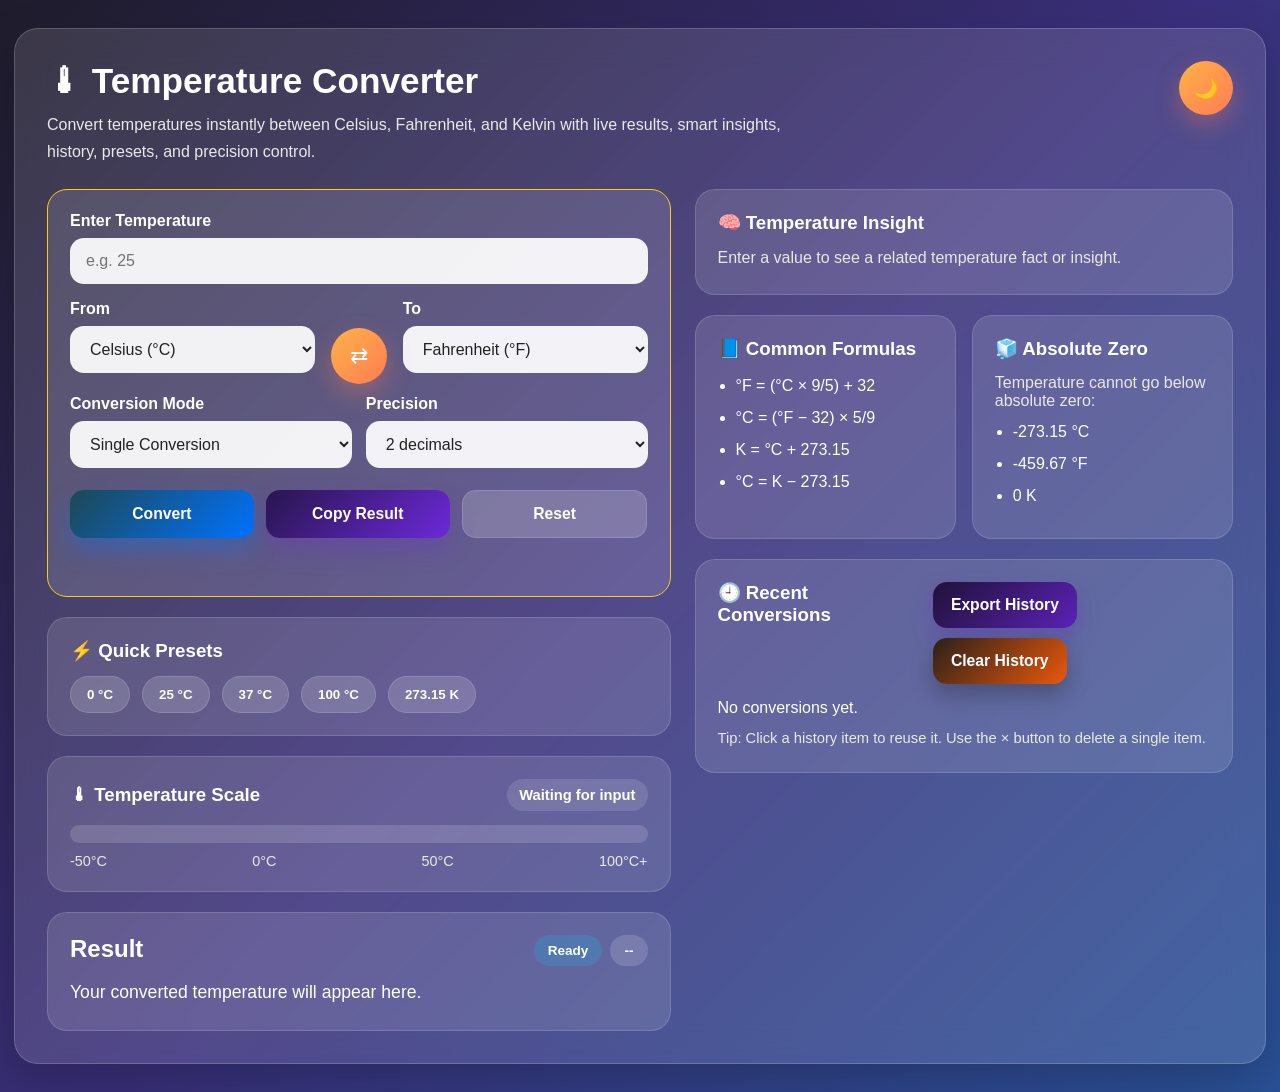
<file: WebDev-L1-TemperatureConverter/index.html>
<!DOCTYPE html>
<html lang="en">
<head>
  <meta charset="UTF-8" />
  <meta name="viewport" content="width=device-width, initial-scale=1.0" />
  <title>Advanced Temperature Converter | Israt Jahan Ipti</title>
  <link rel="stylesheet" href="style.css" />
</head>
<body>
  <div class="page-wrapper">
    <div class="converter-card">

      <div class="top-bar">
        <div class="header">
          <h1>🌡 Temperature Converter</h1>
          <p>
            Convert temperatures instantly between Celsius, Fahrenheit, and Kelvin
            with live results, smart insights, history, presets, and precision control.
          </p>
        </div>

        <button id="themeToggle" class="theme-toggle" aria-label="Toggle theme">🌙</button>
      </div>

      <div class="main-layout">
        <!-- LEFT SIDE -->
        <div class="left-panel">
          <div class="converter-form">

            <div class="input-group">
              <label for="temperature">Enter Temperature</label>
              <input
                type="number"
                id="temperature"
                placeholder="e.g. 25"
                aria-label="Enter temperature value"
              />
            </div>

            <div class="unit-row">
              <div class="input-group">
                <label for="fromUnit">From</label>
                <select id="fromUnit" aria-label="Select source unit">
                  <option value="celsius">Celsius (°C)</option>
                  <option value="fahrenheit">Fahrenheit (°F)</option>
                  <option value="kelvin">Kelvin (K)</option>
                </select>
              </div>

              <button id="swapBtn" class="swap-btn" title="Swap Units" aria-label="Swap from and to units">⇄</button>

              <div class="input-group">
                <label for="toUnit">To</label>
                <select id="toUnit" aria-label="Select target unit">
                  <option value="fahrenheit">Fahrenheit (°F)</option>
                  <option value="celsius">Celsius (°C)</option>
                  <option value="kelvin">Kelvin (K)</option>
                </select>
              </div>
            </div>

            <div class="advanced-controls">
              <div class="input-group">
                <label for="conversionMode">Conversion Mode</label>
                <select id="conversionMode" aria-label="Select conversion mode">
                  <option value="single">Single Conversion</option>
                  <option value="all">All Units</option>
                </select>
              </div>

              <div class="input-group">
                <label for="precisionSelect">Precision</label>
                <select id="precisionSelect" aria-label="Select decimal precision">
                  <option value="0">0 decimals</option>
                  <option value="1">1 decimal</option>
                  <option value="2" selected>2 decimals</option>
                  <option value="3">3 decimals</option>
                  <option value="4">4 decimals</option>
                </select>
              </div>
            </div>

            <div class="button-row">
              <button id="convertBtn" class="convert-btn">Convert</button>
              <button id="copyBtn" class="copy-btn">Copy Result</button>
              <button id="resetBtn" class="reset-btn">Reset</button>
            </div>

            <p id="errorMessage" class="error-message" aria-live="polite"></p>
          </div>

          <div class="preset-section">
            <h3>⚡ Quick Presets</h3>
            <div class="preset-buttons">
              <button class="preset-btn" data-value="0" data-unit="celsius">0 °C</button>
              <button class="preset-btn" data-value="25" data-unit="celsius">25 °C</button>
              <button class="preset-btn" data-value="37" data-unit="celsius">37 °C</button>
              <button class="preset-btn" data-value="100" data-unit="celsius">100 °C</button>
              <button class="preset-btn" data-value="273.15" data-unit="kelvin">273.15 K</button>
            </div>
          </div>

          <div class="thermo-section">
            <div class="thermo-top">
              <h3>🌡 Temperature Scale</h3>
              <span id="thermoLabel" class="thermo-label">Waiting for input</span>
            </div>

            <div class="thermo-bar-wrap">
              <div class="thermo-bar">
                <div id="thermoFill" class="thermo-fill"></div>
              </div>
            </div>

            <div class="thermo-range">
              <span>-50°C</span>
              <span>0°C</span>
              <span>50°C</span>
              <span>100°C+</span>
            </div>
          </div>

          <div class="result-box" id="resultBox">
            <div class="result-header">
              <h2>Result</h2>
              <div class="result-meta">
                <span id="resultBadge" class="result-badge">Ready</span>
                <span id="categoryBadge" class="category-badge neutral">--</span>
              </div>
            </div>
            <p id="resultText">Your converted temperature will appear here.</p>
          </div>
        </div>

        <!-- RIGHT SIDE -->
        <div class="right-panel">
          <div class="all-results-section">
            <div class="section-head">
              <h3>📊 All Unit Results</h3>
            </div>

            <div class="all-results-grid">
              <div class="mini-result-card">
                <h4>Celsius</h4>
                <p id="celsiusResult">--</p>
              </div>
              <div class="mini-result-card">
                <h4>Fahrenheit</h4>
                <p id="fahrenheitResult">--</p>
              </div>
              <div class="mini-result-card">
                <h4>Kelvin</h4>
                <p id="kelvinResult">--</p>
              </div>
            </div>
          </div>

          <div class="fact-box" id="factBox">
            <h3>🧠 Temperature Insight</h3>
            <p id="factText">Enter a value to see a related temperature fact or insight.</p>
          </div>

          <div class="info-grid">
            <div class="info-card">
              <h3>📘 Common Formulas</h3>
              <ul>
                <li>°F = (°C × 9/5) + 32</li>
                <li>°C = (°F − 32) × 5/9</li>
                <li>K = °C + 273.15</li>
                <li>°C = K − 273.15</li>
              </ul>
            </div>

            <div class="info-card">
              <h3>🧊 Absolute Zero</h3>
              <p>Temperature cannot go below absolute zero:</p>
              <ul>
                <li>-273.15 °C</li>
                <li>-459.67 °F</li>
                <li>0 K</li>
              </ul>
            </div>
          </div>

          <div class="history-section">
            <div class="history-top">
              <h3>🕘 Recent Conversions</h3>
              <div class="history-actions">
                <button id="exportHistoryBtn" class="history-action-btn">Export History</button>
                <button id="clearHistoryBtn" class="clear-history-btn">Clear History</button>
              </div>
            </div>

            <ul id="historyList">
              <li>No conversions yet.</li>
            </ul>

            <p class="history-note">
              Tip: Click a history item to reuse it. Use the × button to delete a single item.
            </p>
          </div>
        </div>
      </div>
    </div>
  </div>

  <div id="toast" class="toast">Copied!</div>

  <script src="script.js"></script>
</body>
</html>
</file>
<file: WebDev-L1-TemperatureConverter/style.css>
* {
  margin: 0;
  padding: 0;
  box-sizing: border-box;
  font-family: "Segoe UI", Tahoma, Geneva, Verdana, sans-serif;
}

:root {
  --bg: linear-gradient(135deg, #1f1c2c, #3a2f7a, #2a5298);
  --card-bg: rgba(255, 255, 255, 0.12);
  --card-border: rgba(255, 255, 255, 0.18);
  --text: #ffffff;
  --muted: #e9e9e9;
  --input-bg: rgba(255, 255, 255, 0.92);
  --input-text: #222;
  --secondary-bg: rgba(255, 255, 255, 0.12);
  --secondary-border: rgba(255, 255, 255, 0.14);
  --reset-bg: rgba(255, 255, 255, 0.18);
  --reset-hover: rgba(255, 255, 255, 0.28);
  --cold: #38bdf8;
  --cool: #60a5fa;
  --comfortable: #22c55e;
  --warm: #f59e0b;
  --hot: #ef4444;
  --neutral-badge: rgba(255,255,255,0.15);
}

body.light-mode {
  --bg: linear-gradient(135deg, #eef4ff, #dbeafe, #e0f2fe);
  --card-bg: rgba(255, 255, 255, 0.88);
  --card-border: rgba(0, 0, 0, 0.08);
  --text: #1f2937;
  --muted: #4b5563;
  --input-bg: #ffffff;
  --input-text: #111827;
  --secondary-bg: rgba(255, 255, 255, 0.75);
  --secondary-border: rgba(0, 0, 0, 0.08);
  --reset-bg: #f3f4f6;
  --reset-hover: #e5e7eb;
  --neutral-badge: #eef2ff;
}

body {
  min-height: 100vh;
  background: var(--bg);
  display: flex;
  justify-content: center;
  align-items: center;
  padding: 28px 14px;
  color: var(--text);
  transition: 0.35s ease;
}

.page-wrapper {
  width: 100%;
  max-width: 1300px;
}

.converter-card {
  background: var(--card-bg);
  backdrop-filter: blur(18px);
  -webkit-backdrop-filter: blur(18px);
  border: 1px solid var(--card-border);
  border-radius: 24px;
  padding: 32px;
  box-shadow: 0 20px 50px rgba(0, 0, 0, 0.22);
}

.top-bar {
  display: flex;
  justify-content: space-between;
  align-items: flex-start;
  gap: 16px;
  margin-bottom: 24px;
}

.header h1 {
  font-size: 2.2rem;
  margin-bottom: 10px;
}

.header p {
  color: var(--muted);
  max-width: 760px;
  line-height: 1.7;
}

.theme-toggle {
  border: none;
  width: 54px;
  height: 54px;
  border-radius: 50%;
  cursor: pointer;
  font-size: 1.2rem;
  background: linear-gradient(135deg, #ffb347, #ff7b54);
  color: #fff;
  box-shadow: 0 10px 25px rgba(255, 123, 84, 0.35);
}

.main-layout {
  display: grid;
  grid-template-columns: 1.1fr 0.95fr;
  gap: 24px;
}

.left-panel,
.right-panel {
  display: flex;
  flex-direction: column;
  gap: 20px;
}

.converter-form,
.result-box,
.fact-box,
.history-section,
.info-card,
.mini-result-card,
.thermo-section {
  background: var(--secondary-bg);
  border: 1px solid var(--secondary-border);
  border-radius: 20px;
}

.converter-form {
  padding: 22px;
  border: 1px solid #facc15;
}

.input-group {
  display: flex;
  flex-direction: column;
  margin-bottom: 16px;
}

.input-group label {
  margin-bottom: 8px;
  font-weight: 600;
}

.input-group input,
.input-group select {
  padding: 14px 16px;
  border: none;
  outline: none;
  border-radius: 14px;
  font-size: 1rem;
  background: var(--input-bg);
  color: var(--input-text);
  transition: 0.3s ease;
}

.input-group input:focus,
.input-group select:focus {
  transform: translateY(-1px);
  box-shadow: 0 0 0 3px rgba(255, 255, 255, 0.2);
}

body.light-mode .input-group input:focus,
body.light-mode .input-group select:focus {
  box-shadow: 0 0 0 3px rgba(59, 130, 246, 0.15);
}

.unit-row {
  display: grid;
  grid-template-columns: 1fr auto 1fr;
  gap: 16px;
  align-items: end;
}

.swap-btn {
  align-self: center;
  margin-top: 22px;
  width: 56px;
  height: 56px;
  border: none;
  border-radius: 50%;
  background: linear-gradient(135deg, #ffb347, #ff7b54);
  color: #fff;
  font-size: 1.4rem;
  cursor: pointer;
  transition: 0.35s ease;
  box-shadow: 0 10px 25px rgba(255, 123, 84, 0.35);
}

.swap-btn:hover {
  transform: scale(1.08) rotate(180deg);
}

.advanced-controls {
  display: grid;
  grid-template-columns: 1fr 1fr;
  gap: 14px;
  margin-top: 6px;
}

.button-row {
  display: flex;
  gap: 12px;
  margin-top: 6px;
  flex-wrap: wrap;
}

.convert-btn,
.copy-btn,
.reset-btn,
.history-action-btn,
.clear-history-btn {
  border: none;
  padding: 14px 18px;
  border-radius: 14px;
  font-size: 0.98rem;
  font-weight: 700;
  cursor: pointer;
  transition: 0.3s ease;
}

.convert-btn {
  flex: 1;
  min-width: 140px;
  background: linear-gradient(135deg, #1e4853, #0072ff);
  color: #fff;
  box-shadow: 0 12px 25px rgba(0, 114, 255, 0.35);
}

.copy-btn {
  flex: 1;
  min-width: 140px;
  background: linear-gradient(135deg, #27164d, #6d28d9);
  color: #fff;
  box-shadow: 0 12px 25px rgba(109, 40, 217, 0.28);
}

.reset-btn {
  flex: 1;
  min-width: 140px;
  background: var(--reset-bg);
  color: var(--text);
  border: 1px solid var(--secondary-border);
}
.history-action-btn {
  background: linear-gradient(135deg, #201238, #5b21b6);
  color: #fff;
  box-shadow: 0 10px 22px rgba(91, 33, 182, 0.28);
}

.clear-history-btn {
  background: linear-gradient(135deg, #29201a, #ea580c);
  color: #fff;
  box-shadow: 0 10px 22px rgba(15, 9, 4, 0.28);
}

.convert-btn:hover,
.copy-btn:hover,
.reset-btn:hover,
.history-action-btn:hover,
.clear-history-btn:hover,
.preset-btn:hover {
  transform: translateY(-2px);
}

.error-message {
  min-height: 24px;
  margin-top: 12px;
  color: #ffd1d1;
  font-weight: 600;
}

body.light-mode .error-message {
  color: #dc2626;
}

.preset-section {
  padding: 22px;
  background: var(--secondary-bg);
  border: 1px solid var(--secondary-border);
  border-radius: 20px;
}

.preset-section h3 {
  margin-bottom: 14px;
}

.preset-buttons {
  display: flex;
  flex-wrap: wrap;
  gap: 12px;
}

.preset-btn {
  border: none;
  padding: 10px 16px;
  border-radius: 999px;
  cursor: pointer;
  font-weight: 600;
  background: rgba(255, 255, 255, 0.16);
  color: var(--text);
  border: 1px solid var(--secondary-border);
  transition: 0.3s ease;
}

body.light-mode .preset-btn {
  background: #ffffff;
}

.thermo-section {
  padding: 22px;
}

.thermo-top {
  display: flex;
  justify-content: space-between;
  gap: 12px;
  align-items: center;
  margin-bottom: 14px;
}

.thermo-label {
  font-size: 0.92rem;
  font-weight: 700;
  padding: 8px 12px;
  border-radius: 999px;
  background: rgba(255,255,255,0.12);
}

.thermo-bar-wrap {
  margin: 14px 0 10px;
}

.thermo-bar {
  width: 100%;
  height: 18px;
  background: rgba(255,255,255,0.15);
  border-radius: 999px;
  overflow: hidden;
  position: relative;
}

.thermo-fill {
  height: 100%;
  width: 0%;
  border-radius: 999px;
  transition: width 0.45s ease, background 0.35s ease;
  background: linear-gradient(90deg, #38bdf8, #22c55e, #f59e0b, #ef4444);
}

.thermo-range {
  display: flex;
  justify-content: space-between;
  color: var(--muted);
  font-size: 0.9rem;
  margin-top: 8px;
}

.result-box {
  padding: 22px;
  transition: 0.35s ease;
}

.result-box.active {
  transform: scale(1.01);
  box-shadow: 0 15px 30px rgba(0, 0, 0, 0.15);
}

.result-header {
  display: flex;
  justify-content: space-between;
  align-items: flex-start;
  gap: 12px;
  margin-bottom: 12px;
}

.result-meta {
  display: flex;
  flex-wrap: wrap;
  gap: 8px;
  justify-content: flex-end;
}

.result-badge,
.category-badge {
  padding: 8px 14px;
  border-radius: 999px;
  font-size: 0.85rem;
  font-weight: 700;
}

.result-badge {
  background: rgba(0, 198, 255, 0.18);
}

.category-badge.neutral {
  background: var(--neutral-badge);
}

.category-badge.cold {
  background: rgba(56, 189, 248, 0.22);
}

.category-badge.cool {
  background: rgba(96, 165, 250, 0.22);
}

.category-badge.comfortable {
  background: rgba(34, 197, 94, 0.22);
}

.category-badge.warm {
  background: rgba(245, 158, 11, 0.22);
}

.category-badge.hot {
  background: rgba(239, 68, 68, 0.22);
}

.result-box p {
  font-size: 1.1rem;
  line-height: 1.7;
}

.section-head {
  display: flex;
  justify-content: space-between;
  align-items: center;
}

.all-results-section {
  padding: 22px;
}

.all-results-grid {
  display: grid;
  grid-template-columns: repeat(3, 1fr);
  gap: 14px;
  margin-top: 14px;
}

.mini-result-card {
  padding: 18px;
  text-align: center;
}

.mini-result-card h4 {
  margin-bottom: 10px;
}

.mini-result-card p {
  font-size: 1.15rem;
  font-weight: 700;
}

.fact-box {
  padding: 22px;
}

.fact-box h3 {
  margin-bottom: 10px;
}

.fact-box p {
  line-height: 1.7;
  color: var(--muted);
}

.info-grid {
  display: grid;
  grid-template-columns: repeat(2, 1fr);
  gap: 16px;
}

.info-card {
  padding: 22px;
}

.info-card h3 {
  margin-bottom: 14px;
}

.info-card p {
  margin-bottom: 10px;
  color: var(--muted);
}

.info-card ul {
  padding-left: 18px;
}

.info-card li {
  margin-bottom: 8px;
  line-height: 1.5;
}

.history-section {
  padding: 22px;
}

.history-top {
  display: flex;
  justify-content: space-between;
  align-items: flex-start;
  gap: 14px;
  margin-bottom: 15px;
}

.history-actions {
  display: flex;
  gap: 10px;
  flex-wrap: wrap;
}

.history-section ul {
  list-style: none;
}

.history-item {
  display: flex;
  justify-content: space-between;
  gap: 14px;
  align-items: flex-start;
  padding: 14px;
  margin-bottom: 12px;
  border-radius: 16px;
  background: rgba(255, 255, 255, 0.10);
  transition: 0.25s ease;
}

body.light-mode .history-item {
  background: rgba(255,255,255,0.75);
}

.history-item:hover {
  transform: translateY(-2px);
}

.history-content {
  flex: 1;
  cursor: pointer;
}

.history-content strong {
  display: block;
  margin-bottom: 4px;
}

.history-content small {
  color: var(--muted);
  line-height: 1.5;
}

.delete-history-btn {
  width: 34px;
  height: 34px;
  border: none;
  border-radius: 50%;
  background: rgba(239, 68, 68, 0.16);
  color: #ef4444;
  font-size: 1.05rem;
  cursor: pointer;
  flex-shrink: 0;
}

.history-note {
  margin-top: 10px;
  color: var(--muted);
  font-size: 0.92rem;
  line-height: 1.6;
}

.toast {
  position: fixed;
  bottom: 24px;
  right: 24px;
  background: #111827;
  color: #fff;
  padding: 12px 18px;
  border-radius: 12px;
  font-weight: 600;
  opacity: 0;
  pointer-events: none;
  transform: translateY(20px);
  transition: 0.35s ease;
  z-index: 1000;
}

.toast.show {
  opacity: 1;
  transform: translateY(0);
}

@media (max-width: 1100px) {
  .main-layout {
    grid-template-columns: 1fr;
  }
}

@media (max-width: 900px) {
  .all-results-grid,
  .info-grid {
    grid-template-columns: 1fr;
  }
}

@media (max-width: 768px) {
  .converter-card {
    padding: 22px 16px;
  }

  .top-bar {
    flex-direction: column;
    align-items: stretch;
  }

  .theme-toggle {
    align-self: flex-end;
  }

  .header h1 {
    font-size: 1.8rem;
  }

  .unit-row {
    grid-template-columns: 1fr;
  }

  .swap-btn {
    margin: 0 auto 6px;
  }

  .advanced-controls {
    grid-template-columns: 1fr;
  }

  .button-row {
    flex-direction: column;
  }

  .history-top {
    flex-direction: column;
  }

  .history-actions {
    width: 100%;
  }

  .history-action-btn,
  .clear-history-btn {
    flex: 1;
  }
}

@media (max-width: 480px) {
  .header h1 {
    font-size: 1.55rem;
  }

  .header p,
  .result-box p,
  .fact-box p,
  .info-card li,
  .history-content small {
    font-size: 0.95rem;
  }

  .input-group input,
  .input-group select,
  .convert-btn,
  .copy-btn,
  .reset-btn {
    font-size: 0.95rem;
  }

  .mini-result-card p {
    font-size: 1.05rem;
  }
}

/* =========================
   Section Hover Effects
   ========================= */

.result-box,
.fact-box,
.history-section,
.info-card,
.mini-result-card,
.thermo-section,
.preset-section {
  transition: transform 0.35s ease, box-shadow 0.35s ease, border-color 0.35s ease;
}

.result-box:hover,
.fact-box:hover,
.history-section:hover,
.info-card:hover,
.mini-result-card:hover,
.thermo-section:hover,
.preset-section:hover {
  transform: translateY(-6px);
  box-shadow: 0 18px 35px rgba(0, 0, 0, 0.18);
  border-color: #facc15; /* yellow border */
}

/* light mode */
body.light-mode .result-box:hover,
body.light-mode .fact-box:hover,
body.light-mode .history-section:hover,
body.light-mode .info-card:hover,
body.light-mode .mini-result-card:hover,
body.light-mode .thermo-section:hover,
body.light-mode .preset-section:hover {
  box-shadow: 0 16px 30px rgba(37, 99, 235, 0.12);
  border-color: #eab308; /* slightly darker yellow */
}
</file>
